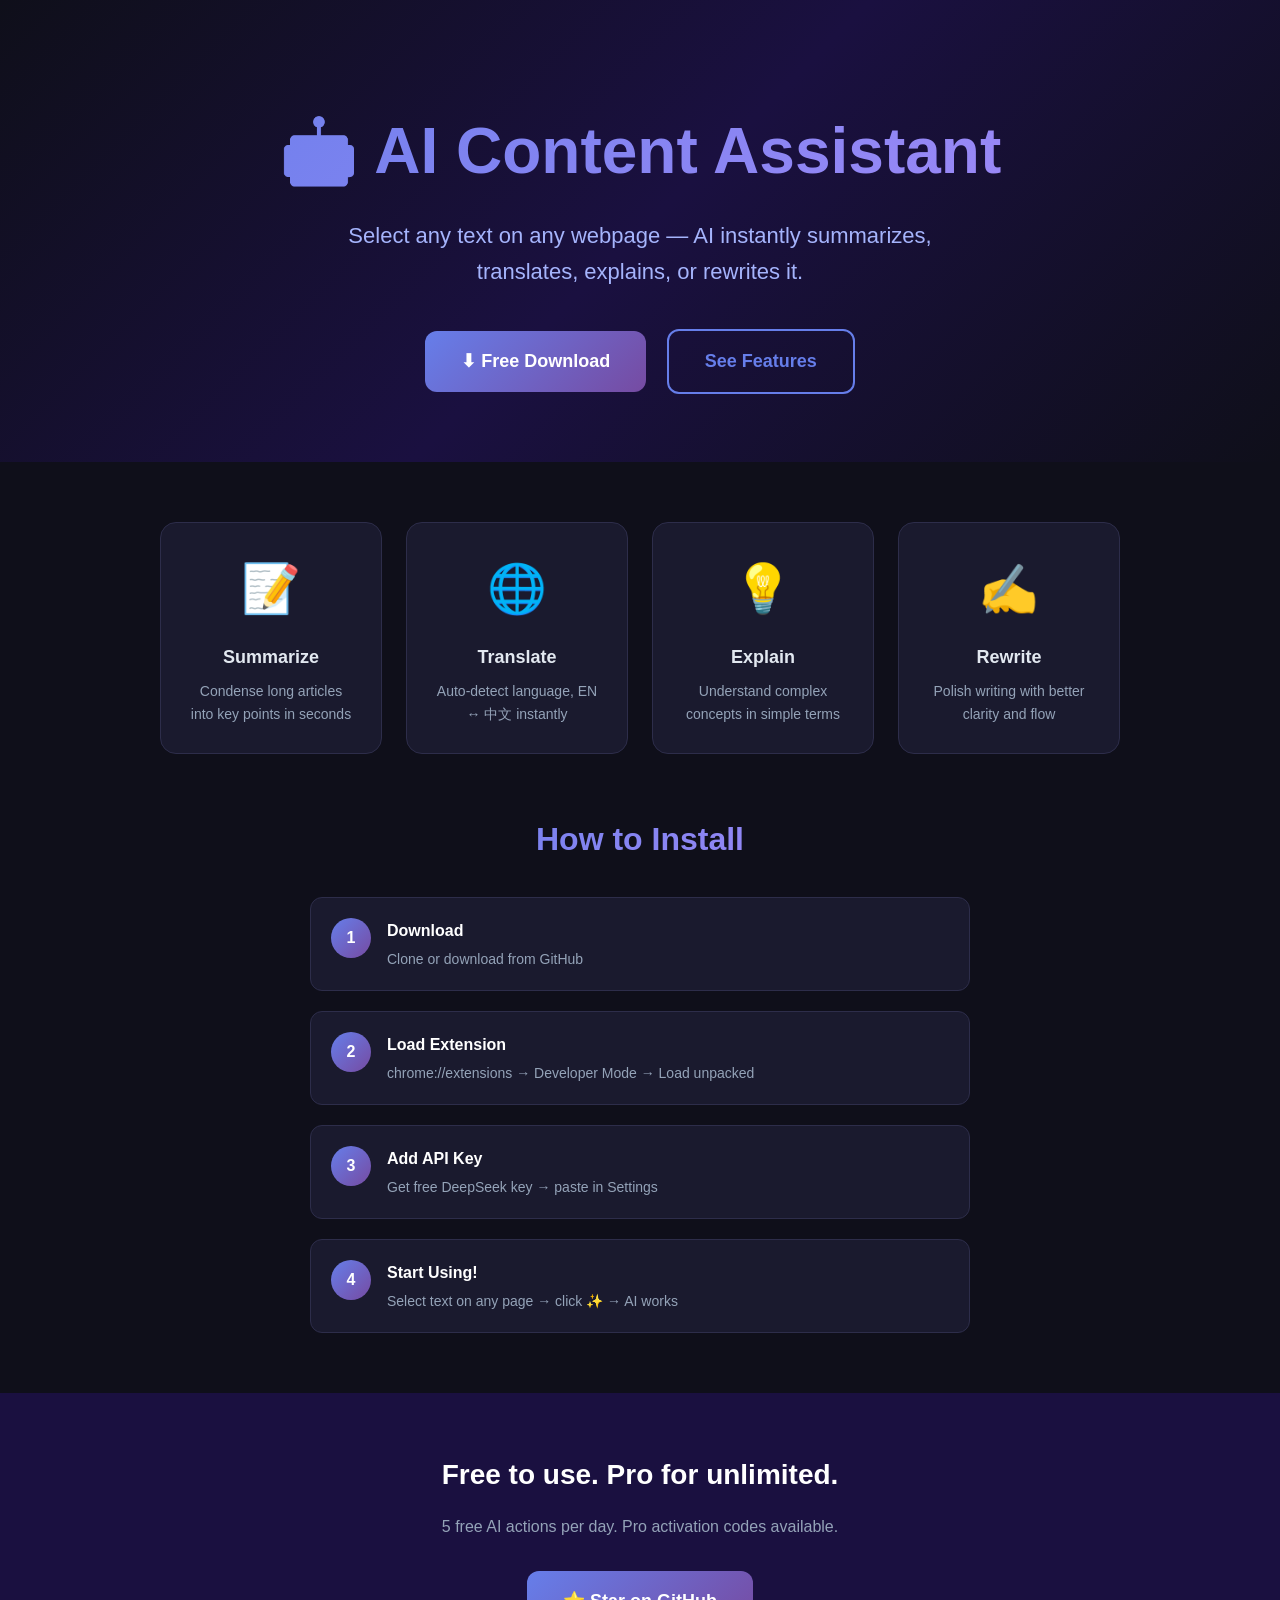
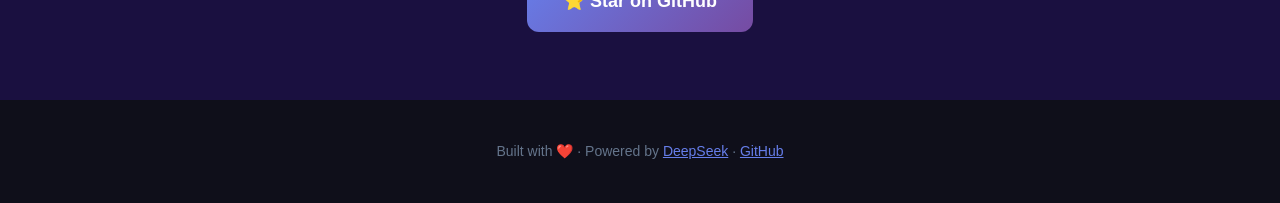
<file: docs/index.html>
<!DOCTYPE html>
<html lang="en">
<head>
<meta charset="UTF-8"><meta name="viewport" content="width=device-width,initial-scale=1.0">
<title>AI Content Assistant — Instant AI for Any Webpage</title>
<meta name="description" content="Select text on any webpage to summarize, translate, explain, or rewrite with AI. Free Chrome extension powered by DeepSeek.">
<meta property="og:title" content="AI Content Assistant"><meta property="og:description" content="Select text. Click ✨. AI does the rest.">
<style>
*{margin:0;padding:0;box-sizing:border-box}
body{font-family:-apple-system,BlinkMacSystemFont,"Segoe UI",Roboto,sans-serif;background:#0f0f1a;color:#fff;line-height:1.6}
.hero{text-align:center;padding:100px 20px 60px;background:linear-gradient(135deg,#0f0f1a 0%,#1a1040 50%,#0f0f1a 100%)}
.hero h1{font-size:clamp(32px,6vw,64px);font-weight:800;background:linear-gradient(135deg,#667eea,#a78bfa);-webkit-background-clip:text;-webkit-text-fill-color:transparent;margin-bottom:16px}
.hero p{font-size:clamp(16px,2.5vw,22px);color:#a5b4fc;max-width:600px;margin:0 auto 32px}
.btn{display:inline-block;padding:16px 36px;border-radius:12px;font-size:18px;font-weight:700;text-decoration:none;margin:8px;transition:all .2s}
.btn-primary{background:linear-gradient(135deg,#667eea,#764ba2);color:#fff}
.btn-primary:hover{transform:translateY(-2px);box-shadow:0 8px 30px rgba(102,126,234,0.4)}
.btn-outline{border:2px solid #667eea;color:#667eea}
.btn-outline:hover{background:#667eea15}
.features{max-width:1000px;margin:60px auto;padding:0 20px;display:grid;grid-template-columns:repeat(auto-fit,minmax(220px,1fr));gap:24px}
.feat{background:#1a1a2e;border-radius:16px;padding:28px;text-align:center;border:1px solid #2d2d4a}
.feat .icon{font-size:48px;margin-bottom:16px}
.feat h3{font-size:18px;margin-bottom:8px;color:#e2e8f0}
.feat p{font-size:14px;color:#94a3b8}
.steps{max-width:700px;margin:60px auto;padding:0 20px}
.steps h2{text-align:center;font-size:32px;margin-bottom:32px;background:linear-gradient(135deg,#667eea,#a78bfa);-webkit-background-clip:text;-webkit-text-fill-color:transparent}
.step{display:flex;gap:16px;margin-bottom:20px;background:#1a1a2e;border-radius:12px;padding:20px;border:1px solid #2d2d4a}
.step-num{width:40px;height:40px;border-radius:50%;background:linear-gradient(135deg,#667eea,#764ba2);display:flex;align-items:center;justify-content:center;font-weight:700;flex-shrink:0}
.step h4{font-size:16px;margin-bottom:4px}.step p{font-size:14px;color:#94a3b8}
.cta{text-align:center;padding:60px 20px;background:#1a1040}
.cta h2{font-size:28px;margin-bottom:16px}
.footer{text-align:center;padding:40px 20px;color:#64748b;font-size:14px}
.footer a{color:#667eea}
</style>
</head>
<body>

<div class="hero">
<h1>🤖 AI Content Assistant</h1>
<p>Select any text on any webpage — AI instantly summarizes, translates, explains, or rewrites it.</p>
<a class="btn btn-primary" href="https://github.com/yhankkjkj-coder/ai-content-assistant#-install">⬇ Free Download</a>
<a class="btn btn-outline" href="#features">See Features</a>
</div>

<div class="features" id="features">
<div class="feat"><div class="icon">📝</div><h3>Summarize</h3><p>Condense long articles into key points in seconds</p></div>
<div class="feat"><div class="icon">🌐</div><h3>Translate</h3><p>Auto-detect language, EN ↔ 中文 instantly</p></div>
<div class="feat"><div class="icon">💡</div><h3>Explain</h3><p>Understand complex concepts in simple terms</p></div>
<div class="feat"><div class="icon">✍️</div><h3>Rewrite</h3><p>Polish writing with better clarity and flow</p></div>
</div>

<div class="steps">
<h2>How to Install</h2>
<div class="step"><div class="step-num">1</div><div><h4>Download</h4><p>Clone or download from GitHub</p></div></div>
<div class="step"><div class="step-num">2</div><div><h4>Load Extension</h4><p>chrome://extensions → Developer Mode → Load unpacked</p></div></div>
<div class="step"><div class="step-num">3</div><div><h4>Add API Key</h4><p>Get free DeepSeek key → paste in Settings</p></div></div>
<div class="step"><div class="step-num">4</div><div><h4>Start Using!</h4><p>Select text on any page → click ✨ → AI works</p></div></div>
</div>

<div class="cta">
<h2>Free to use. Pro for unlimited.</h2>
<p style="color:#94a3b8;margin-bottom:24px">5 free AI actions per day. Pro activation codes available.</p>
<a class="btn btn-primary" href="https://github.com/yhankkjkj-coder/ai-content-assistant">⭐ Star on GitHub</a>
</div>

<div class="footer">
Built with ❤️ · Powered by <a href="https://deepseek.com">DeepSeek</a> ·
<a href="https://github.com/yhankkjkj-coder/ai-content-assistant">GitHub</a>
</div>
</body>
</html>
</file>
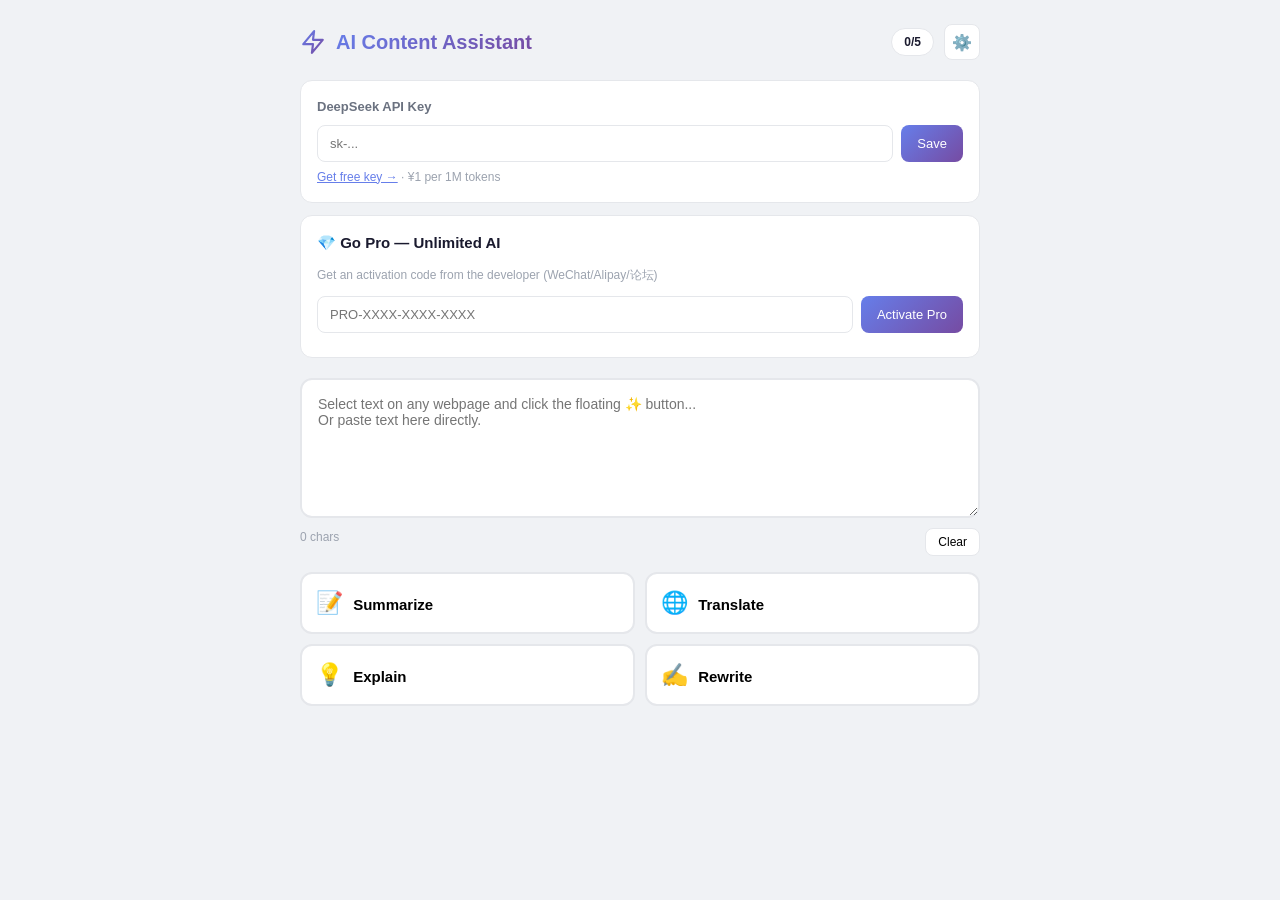
<file: src/assistant.html>
<!DOCTYPE html>
<html lang="en">
<head>
<meta charset="UTF-8">
<meta name="viewport" content="width=device-width, initial-scale=1.0">
<title>AI Content Assistant</title>
<link rel="stylesheet" href="assistant.css">
</head>
<body>

<div id="app">
  <!-- Header -->
  <header>
    <div class="logo">
      <svg width="26" height="26" viewBox="0 0 24 24"><defs><linearGradient id="g" x1="0%" y1="0%" x2="100%" y2="100%"><stop offset="0%" stop-color="#667eea"/><stop offset="100%" stop-color="#764ba2"/></linearGradient></defs><polygon points="13 2 3 14 12 14 11 22 21 10 12 10 13 2" fill="none" stroke="url(#g)" stroke-width="2" stroke-linecap="round" stroke-linejoin="round"/></svg>
      <h1>AI Content Assistant</h1>
    </div>
    <div class="hdr-right">
      <span id="usageBadge" class="badge">0/5</span>
      <button id="settingsBtn" class="icon-btn" title="Settings">⚙️</button>
    </div>
  </header>

  <!-- Settings Panel -->
  <div id="settingsPanel" class="panel hidden">
    <div class="card">
      <label>DeepSeek API Key</label>
      <div class="row">
        <input type="text" id="apiKey" placeholder="sk-...">
        <button id="saveKeyBtn" class="btn primary">Save</button>
      </div>
      <p class="muted"><a href="https://platform.deepseek.com/api_keys" target="_blank">Get free key →</a> · ¥1 per 1M tokens</p>
    </div>

    <div id="upgradeSection" class="card">
      <h3>💎 Go Pro — Unlimited AI</h3>
      <p class="muted" style="margin-bottom:12px">Get an activation code from the developer (WeChat/Alipay/论坛)</p>
      <div class="row">
        <input type="text" id="activationCode" placeholder="PRO-XXXX-XXXX-XXXX">
        <button id="activateBtn" class="btn primary">Activate Pro</button>
      </div>
      <p id="activateMsg" class="muted" style="margin-top:8px"></p>
    </div>

    <div id="proStatus" class="card hidden" style="text-align:center">
      <div class="pro-badge">✨ PRO ACTIVE</div>
      <p id="proTierLabel" class="muted"></p>
    </div>
  </div>

  <!-- Text Input -->
  <div class="input-area">
    <textarea id="inputText" placeholder="Select text on any webpage and click the floating ✨ button...&#10;Or paste text here directly."></textarea>
    <div class="input-meta">
      <span id="charCount">0 chars</span>
      <button id="clearBtn" class="btn sm">Clear</button>
    </div>
  </div>

  <!-- Action Buttons -->
  <div class="actions">
    <button class="ai-btn" data-action="summarize"><span>📝</span> Summarize</button>
    <button class="ai-btn" data-action="translate"><span>🌐</span> Translate</button>
    <button class="ai-btn" data-action="explain"><span>💡</span> Explain</button>
    <button class="ai-btn" data-action="rewrite"><span>✍️</span> Rewrite</button>
  </div>

  <!-- Loading -->
  <div id="loadingArea" class="hidden"><div class="spinner"></div><p>AI thinking...</p></div>

  <!-- Result -->
  <div id="resultArea" class="hidden">
    <div class="result-bar">
      <span id="resultLabel"></span>
      <div>
        <button id="copyBtn" class="btn sm">📋 Copy</button>
        <button id="retryBtn" class="btn sm">🔄 Retry</button>
      </div>
    </div>
    <div id="resultContent"></div>
  </div>

  <!-- Error -->
  <div id="errorArea" class="hidden">
    <div class="error-box"><span>⚠️</span><span id="errorMsg"></span><button id="dismissErr" class="btn sm">✕</button></div>
  </div>
</div>

<script src="stripe-config.js"></script>
<script src="assistant.js"></script>
</body>
</html>
</file>
<file: src/assistant.css>
:root {
  --bg:#f0f2f5; --card:#fff; --border:#e5e7eb; --text:#1a1a2e;
  --muted:#6b7280; --dim:#9ca3af; --accent:#667eea; --a2:#764ba2;
  --green:#10b981; --red:#ef4444; --r:12px; --rs:8px;
}
*{margin:0;padding:0;box-sizing:border-box}
body{font-family:-apple-system,BlinkMacSystemFont,"Segoe UI",Roboto,sans-serif;background:var(--bg);color:var(--text);font-size:14px;line-height:1.5}
#app{max-width:720px;margin:0 auto;padding:24px 20px}
header{display:flex;align-items:center;justify-content:space-between;margin-bottom:20px}
.logo{display:flex;align-items:center;gap:10px}
.logo h1{font-size:20px;font-weight:700;background:linear-gradient(135deg,var(--accent),var(--a2));-webkit-background-clip:text;-webkit-text-fill-color:transparent}
.hdr-right{display:flex;align-items:center;gap:10px}
.badge{font-size:12px;font-weight:600;padding:4px 12px;border-radius:20px;background:var(--card);border:1px solid var(--border)}
.badge.pro{background:linear-gradient(135deg,var(--accent),var(--a2));color:#fff;border:none}
.badge.warn{background:#fef3c7;color:#d97706}
.icon-btn{width:36px;height:36px;border-radius:var(--rs);border:1px solid var(--border);background:var(--card);cursor:pointer;font-size:16px;display:flex;align-items:center;justify-content:center}
.panel{margin-bottom:20px}
.hidden{display:none!important}
.card{background:var(--card);border-radius:var(--r);padding:16px;margin-bottom:12px;border:1px solid var(--border)}
.card label{font-size:13px;font-weight:600;color:var(--muted);display:block;margin-bottom:8px}
.card h3{font-size:15px;margin-bottom:12px}
.row{display:flex;gap:8px}
input[type=text],input[type=email]{flex:1;padding:10px 12px;border:1px solid var(--border);border-radius:var(--rs);font-size:13px;outline:none}
input:focus{border-color:var(--accent);box-shadow:0 0 0 3px rgba(102,126,234,0.15)}
.muted{font-size:12px;color:var(--dim);margin-top:6px}
.muted a{color:var(--accent)}

.btn{padding:8px 16px;border-radius:var(--rs);border:1px solid var(--border);background:var(--card);cursor:pointer;font-size:13px;font-weight:500;transition:all .15s;white-space:nowrap}
.btn:hover{opacity:.9}
.btn.primary{background:linear-gradient(135deg,var(--accent),var(--a2));color:#fff;border:none}
.btn.outline{border-color:var(--accent);color:var(--accent);background:transparent}
.btn.block{display:block;width:100%;margin-bottom:8px;padding:12px;font-size:14px;font-weight:600}
.btn.sm{padding:6px 12px;font-size:12px}

.pro-badge{display:inline-block;padding:6px 20px;border-radius:20px;background:linear-gradient(135deg,var(--accent),var(--a2));color:#fff;font-weight:700;font-size:14px}

.input-area{margin-bottom:16px}
textarea{width:100%;height:140px;padding:16px;border:2px solid var(--border);border-radius:var(--r);font-size:14px;font-family:inherit;resize:vertical;outline:none;transition:border-color .15s}
textarea:focus{border-color:var(--accent)}
.input-meta{display:flex;justify-content:space-between;margin-top:4px;font-size:12px;color:var(--dim)}

.actions{display:grid;grid-template-columns:1fr 1fr;gap:10px;margin-bottom:20px}
.ai-btn{padding:16px 14px;border:2px solid var(--border);border-radius:var(--r);background:var(--card);cursor:pointer;font-size:15px;font-weight:600;transition:all .15s;text-align:left}
.ai-btn:hover{border-color:var(--accent);transform:translateY(-2px);box-shadow:0 4px 12px rgba(0,0,0,0.1)}
.ai-btn span{font-size:22px;margin-right:6px}

#loadingArea{text-align:center;padding:40px;animation:fadeIn .2s}
.spinner{width:32px;height:32px;border:3px solid var(--border);border-top:3px solid var(--accent);border-radius:50%;animation:spin .8s linear infinite;margin:0 auto 12px}

#resultArea{animation:fadeIn .2s}
.result-bar{display:flex;justify-content:space-between;align-items:center;margin-bottom:8px}
#resultLabel{font-weight:600;color:var(--accent);text-transform:uppercase;font-size:12px}
#resultContent{padding:20px;background:var(--card);border-radius:var(--r);border:1px solid var(--border);white-space:pre-wrap;line-height:1.7}

.error-box{display:flex;align-items:center;gap:12px;padding:16px;background:#fef2f2;border-radius:var(--r);color:var(--red);margin-bottom:20px;animation:fadeIn .2s}

@keyframes spin{to{transform:rotate(360deg)}}
@keyframes fadeIn{from{opacity:0;transform:translateY(8px)}to{opacity:1;transform:translateY(0)}}
</file>
